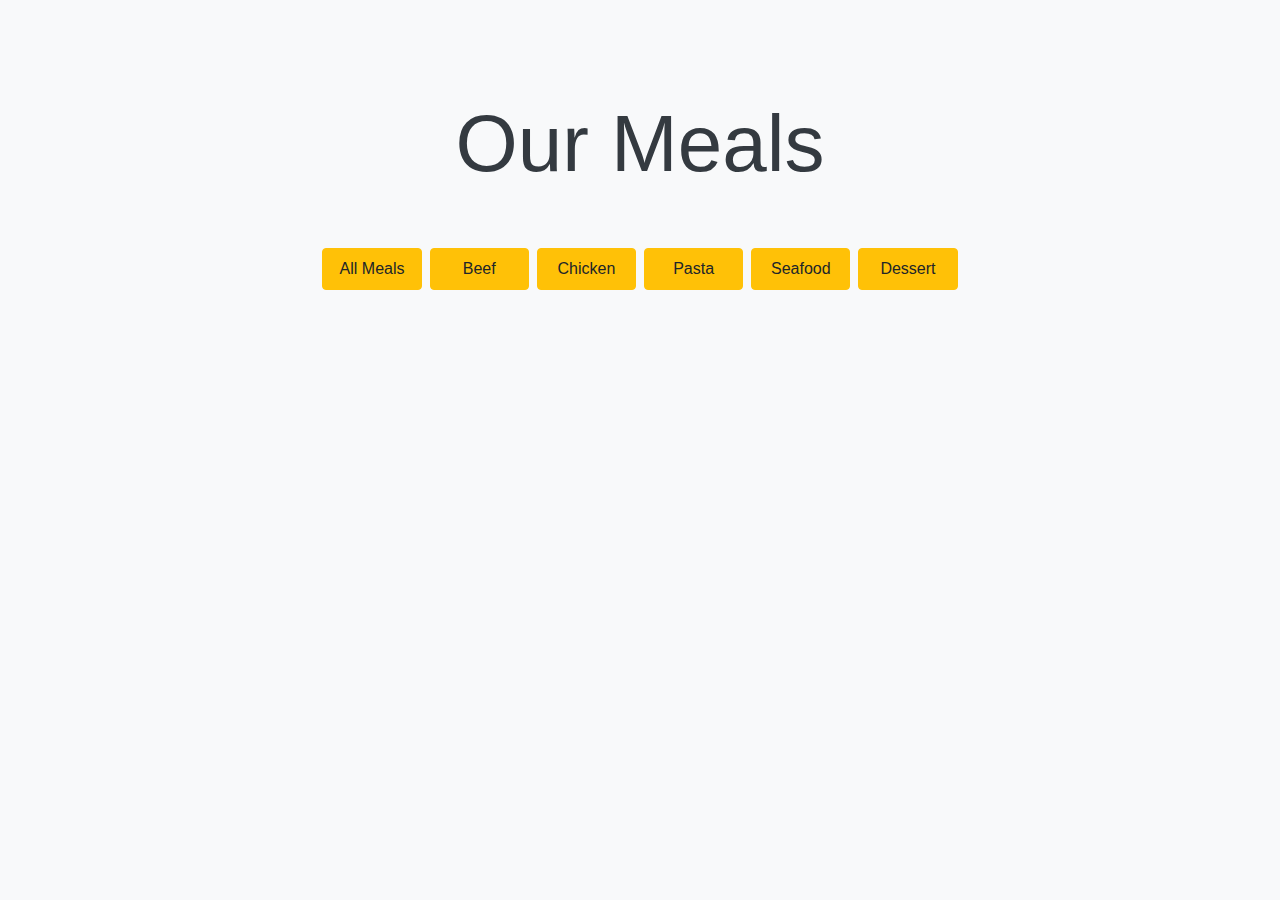
<file: Mahmoud.html>
<html>
  <head>
    <link rel="stylesheet" href="css/all.min.css" />
    <link rel="stylesheet" href="css/bootstrap.min.css" />
    <link rel="stylesheet" href="css/Mahmoud.css" />
  </head>

  <body>
    <section class="p-5 bg-light">
      <h1 class="text-dark text-center py-5 fa-5x">Our Meals</h1>
      <div class="btns_container row justify-content-center">
        <button class="btn btn-warning p-2 mx-1 all_btn">All Meals</button>
        <button class="btn btn-warning p-2 mx-1 cat_btn">Beef</button>
        <button class="btn btn-warning p-2 mx-1 cat_btn">Chicken</button>
        <button class="btn btn-warning p-2 mx-1 cat_btn">Pasta</button>
        <button class="btn btn-warning p-2 mx-1 cat_btn">Seafood</button>
        <button class="btn btn-warning p-2 mx-1 cat_btn">Dessert</button>
      </div>

      <div class="row col-md-11 m-auto" id="meals_row">
        <!--meals-->
      </div>
    </section>

    <script src="js/jquery-3.5.1.js"></script>
    <script src="js/popper.min.js"></script>
    <script src="js/bootstrap.min.js"></script>
    <script src="js/all.min.js"></script>
    <script src="js/Mahmoud.js"></script>
  </body>
</html>
</file>
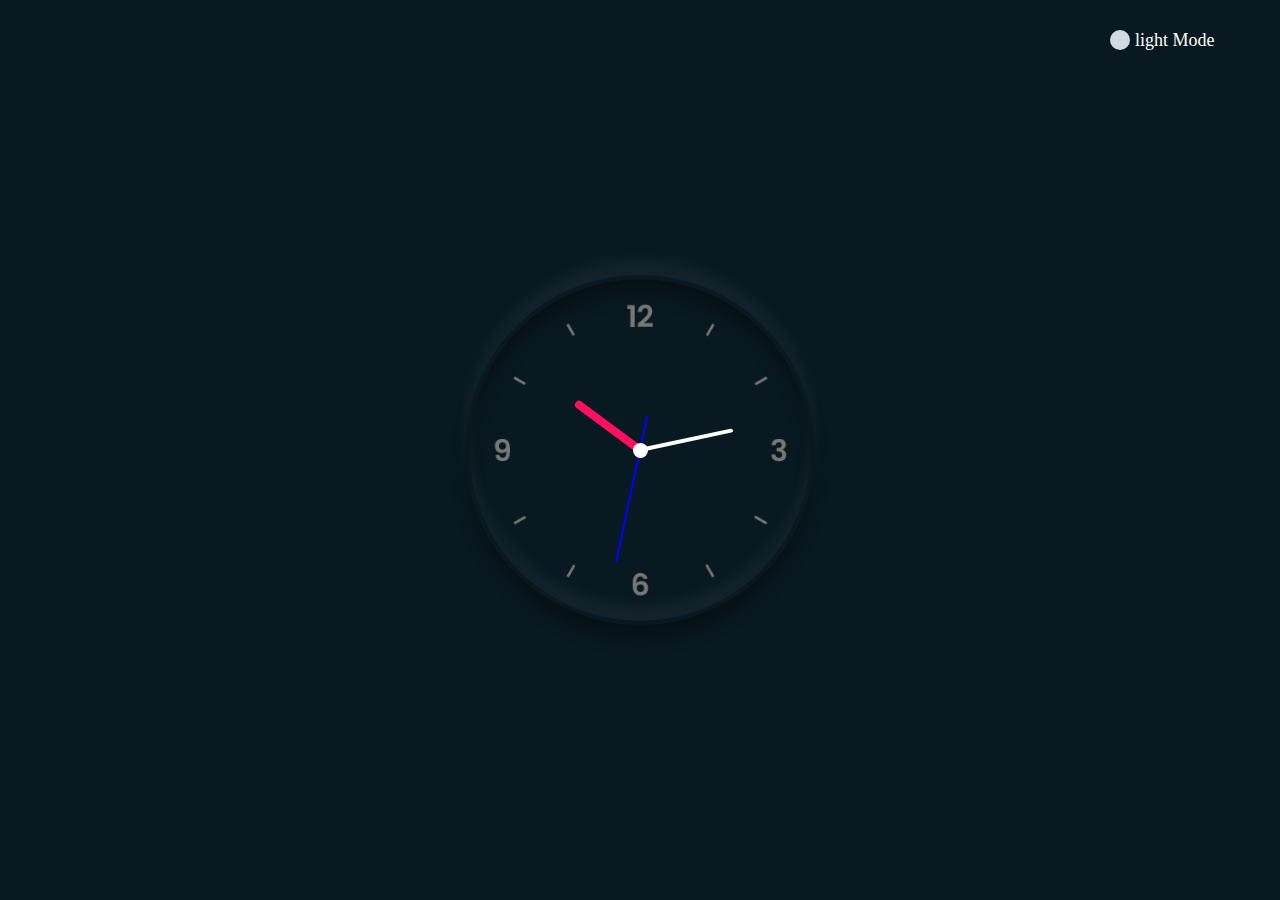
<file: mustafaApp.html>
<html>
    <head>
        <title>our project</title>
        <meta name="viewport" content="width=device-width, initial-scale=1, shrink-to-fit=no">
        <link href="https://fonts.googleapis.com/css2?family=Josefin+Sans:wght@500&display=swap" rel="stylesheet">
        <link rel="stylesheet" href="css/fontawesome.min.css">
        <link rel="stylesheet" href="css/bootstrap.min.css">
        <link id="mustafa" rel="stylesheet" href="css/mustafaApp.css">
    </head>
    <body>

      <section  class=" dark">

        <div class="clock">
                      
            <div class="hour">
              <div class="hr" id="hr"></div>
            </div>
                
            <div class="min">
              <div class="mn" id="mn"></div>
            </div>
                
            <div class="sec">
              <div class="sc" id="sc"></div>
            </div>

        </div>



        <div class="toggleClass"></div>

      </section>













 <script src="js/jquery-3.5.1.js"></script>
 <script src="js/popper.min.js"></script>
 <script src="js/bootstrap.min.js"></script>
 <script src="js/all.min.js"> </script>
 <script src="js/mustafaApp.js"> </script>
    </body>
</html>
</file>
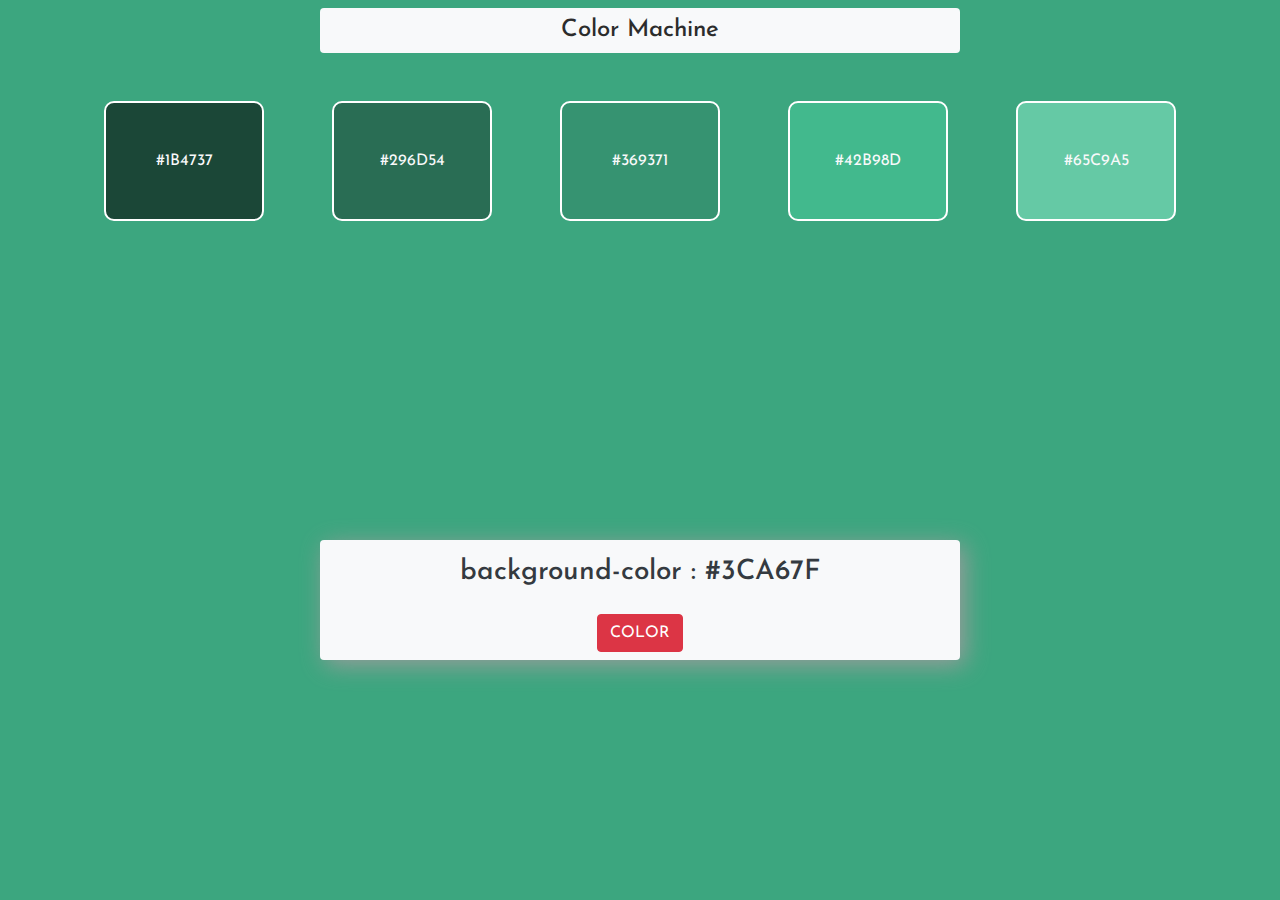
<file: rafeekApp.html>
<html>
  <head>
    <title>rafeek App</title>
    <meta name="viewport"content="width=device-width, initial-scale=1, shrink-to-fit=no"/>
    <link href="https://fonts.googleapis.com/css2?family=Josefin+Sans:wght@500&display=swap"rel="stylesheet"/>
    <link rel="stylesheet" href="css/fontawesome.min.css" />
    <link rel="stylesheet" href="css/bootstrap.min.css" />
    <link id="refo" rel="stylesheet" href="css/rafeekApp.css" />
  </head>
  <body>


    <div class="container bg-light text-center py-2 mt-2 rounded w-50 mx-auto">
      <h4 class="mb-0">Color Machine</h4>
    </div>
    <div class="container mt-5 text-light">
      <div class="row">
        <div class="col-md-2 col-6">
          <div style="background-color: #1B4737	;" id="firstcolor" class="onecolor"><span id="firsttext">#1B4737</span></div>
        </div>
        <div class="col-md-2 col-6">
          <div style="background-color: #296D54	;" id="seccolor" class="onecolor "><span id="sectext">#296D54</span></div>
        </div>
        <div class="col-md-2 col-6">
          <div style="background-color: #369371	;" id="thirdcolor" class="onecolor"><span id="thirdtext">#369371</span></div>
        </div>
        <div class="col-md-2 col-6">
          <div style="background-color: #42B98D	;" id="fourcolor" class="onecolor"><span id="fourtext">#42B98D</span></div>
        </div>
        <div class="col-md-2 col-6">
          <div style="background-color: #65C9A5	;" id="fivecolor" class="onecolor"><span id="fivetext">#65C9A5</span></div>
        </div>
      </div>
    </div>
    <div class="container">
      <div class="row text-center">
        <div class="col-md-6 col-10 textshow  text-dark bg-light w-50 mx-auto rounded">
          <h3  class="mb-0 py-3">background-color :<span id="coltext" > #3CA67F</span> </h3>
          <button id="colbtn" class="btn btn-danger MY-2" >COLOR</button>
        </div>
      </div>
    </div>

    



    <script src="js/jquery-3.5.1.js"></script>
    <script src="js/popper.min.js"></script>
    <script src="js/bootstrap.min.js"></script>
    <script src="js/all.min.js"></script>
    <script src="js/rafeekApp.js"></script>
  </body>
</html>
</file>
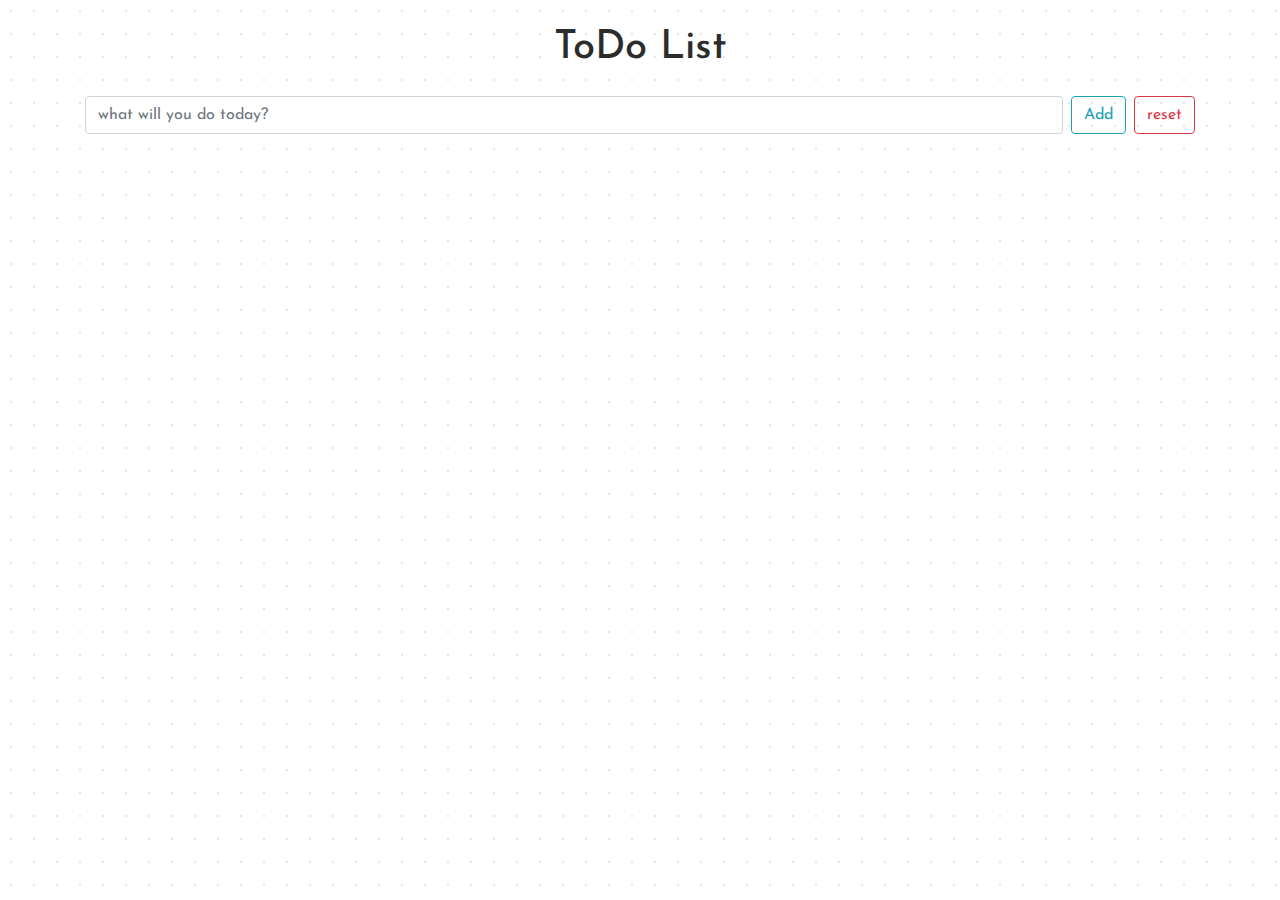
<file: samyApp.html>
<html>
  <head>
    <title>Samy App</title>
    <meta name="viewport" content="width=device-width, initial-scale=1, shrink-to-fit=no"/>
    <link href="https://fonts.googleapis.com/css2?family=Josefin+Sans:wght@500&display=swap" rel="stylesheet"/>
    <link rel="stylesheet" href="css/fontawesome.min.css" />
    <link rel="stylesheet" href="css/bootstrap.min.css" />
    <link rel="stylesheet" href="css/samyApp.css" />
  </head>
  <body>
    <h1 class=" text-center my-4">ToDo List</h1>

    <div class="container d-flex">
      <input type="text"  id="todoInput" class="form-control mr-2" placeholder="what will you do today?">
      <button class="btn btn-outline-info mr-2" id="addTodo">Add</button>
      <button class="btn btn-outline-danger" id="resetTodo">reset</button>
    </div>

    <div class="container">
      <ul class="list-group my-2" id="todoTasks">
      </ul>
    </div>

    <script src="js/jquery-3.5.1.js"></script>
    <script src="js/popper.min.js"></script>
    <script src="js/bootstrap.min.js"></script>
    <script src="js/all.min.js"></script>
    <script src="js/samyApp.js"></script>
  </body>
</html>
</file>
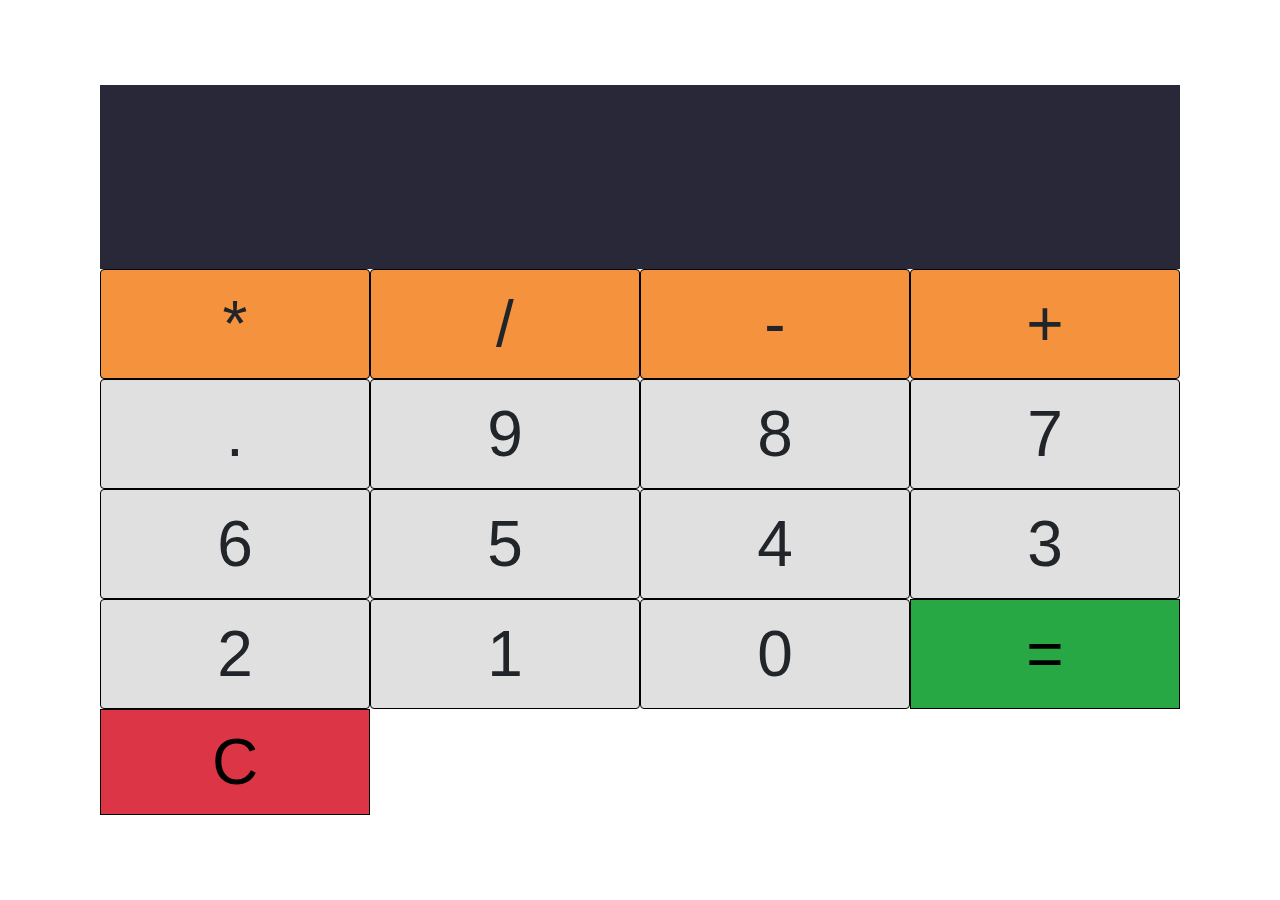
<file: shrouk.html>
<!DOCTYPE html>
<html lang="en">

<head>
    <meta charset="UTF-8">
    <meta name="viewport" content="width=device-width, initial-scale=1.0">
    <title>Calculator</title>
    <link href="https://fonts.googleapis.com/css2?family=Josefin+Sans:wght@500&display=swap" rel="stylesheet" />
    <link rel="stylesheet" href="css/fontawesome.min.css" />
    <link rel="stylesheet" href="css/bootstrap.min.css" />
    <link rel="stylesheet" href="css/shrouk.css" />
</head>

<body>
    <div class="container d-flex align-items-center justify-content-center min-vh-100">
        <div class="col-md-12">
            <section class="Calculator">
                <form>
                    <input type="text" class="screen w-100">
                </form>

                <div class="buttons">
                    <!---yellow--->
                    <button type="button" class="btn btn-yellow" data-num="*">*</button>
                    <button type="button" class="btn btn-yellow" data-num="/">/</button>
                    <button type="button" class="btn btn-yellow" data-num="-">-</button>
                    <button type="button" class="btn btn-yellow" data-num="+">+</button>
                    <!---grey buttons--->
                    <button type="button" class="btn btn-grey" data-num=".">.</button>
                    <button type="button" class="btn btn-grey" data-num="9">9</button>
                    <button type="button" class="btn btn-grey" data-num="8">8</button>
                    <button type="button" class="btn btn-grey" data-num="7">7</button>
                    <button type="button" class="btn btn-grey" data-num="6">6</button>
                    <button type="button" class="btn btn-grey" data-num="5">5</button>
                    <button type="button" class="btn btn-grey" data-num="4">4</button>
                    <button type="button" class="btn btn-grey" data-num="3">3</button>
                    <button type="button" class="btn btn-grey" data-num="2">2</button>
                    <button type="button" class="btn btn-grey" data-num="1">1</button>
                    <button type="button" class="btn btn-grey" data-num="0">0</button>

                    <button type="button" class="btn-equal bg-success" data-num="=">=</button>
                    <button type="button" class="btn-clear bg-danger" data-num="C">C</button>
                </div>
            </section>
        </div>
    </div>
















    <script src="js/jquery-3.5.1.js"></script>
    <script src="js/popper.min.js"></script>
    <script src="js/bootstrap.min.js"></script>
    <script src="js/all.min.js"></script>
    <script src="js/shrouk.js"></script>
</body>

</html>
</file>
<file: css/Mahmoud.css>
section {
  min-height: 100vh;
}

.meal_discreption {
  color: gray;
}
.one_meal {
  cursor: pointer;
  transition: 0.5s;
  color: rgb(87, 59, 23);
}

.one_meal:hover {
  color: rgb(202, 150, 83);
  overflow: hidden;
}
button {
  width: 6.2rem;
}
</file>
<file: css/mustafaApp.css>
.dark {
    width: 100%;
    min-height: 100vh;
    display: flex;
    justify-content: center;
    align-items: center;
    background-color: #091921;


}
.light {
    background-color: #d1dae3;
}

.clock {
    width: 350px;
    height: 350px;
    display: flex;
    justify-content: center;
    align-items: center;
    background: #091921 url(../img/clock.png);
    background-size: cover;
    border: 4px solid #091921;
    border-radius: 50%;
    box-shadow: 0 -15px 15px  rgba(255, 255, 255, 0.05),
                inset 0 -15px 15px  rgba(255, 255, 255, 0.05),   
                0 15px 15px  rgba(0, 0, 0, 0.3),   
                inset 0 15px 15px  rgba(0, 0, 0, 0.3);   
}
.light .clock {
    background: #d1dae3 url(../img/clock.png);
    background-size: cover;
    border: 4px solid #cad3dc;
    box-shadow: -8px  -8px 15px  rgba(255, 255, 255, 0.5),
                10px 10px 10px  rgba(0, 0, 0, 0.1),   
                inset -8px  -8px 15px  rgba(255, 255, 255, 0.5),   
                inset 10px 10px 10px  rgba(0, 0, 0, 0.1);  
}
.clock:before
{
    content: "";
    position: absolute;
    width: 15px;
    height: 15px;
    background: #fff;
    border-radius: 50%;
    z-index: 1000;

}

.light .clock:before{
background: #008ef0;

}




.clock .hour,
.clock .min,
.clock .sec{

    position: absolute;
}


.clock .hour, .hr {
    width: 160px;
    height: 160px;
}

.clock .min, .mn {
    width: 190px;
    height: 190px;
}
.clock .sec, .sc {
    width: 230px;
    height: 230px;
}

.hr, .mn, .sc {
    display: flex;
    justify-content: center;
    position: absolute;
    border-radius: 50%;

}
.hr:before {
    content: "";
    position: absolute;
    width: 8px;
    height: 80px;
    background: #ff105e;
    z-index: 10;
    border-radius: 6px 6px 0 0;
}

.mn:before {
    content: "";
    position: absolute;
    width: 4px;
    height: 90px;
    background: #fff;
    z-index: 11;
    border-radius: 6px 6px 0 0;
}



.light .mn:before {
    background: #091921;

}



.sc:before {
    content: "";
    position: absolute;
    width: 2px;
    height: 150px;
    background: blue;
    z-index: 12;
    border-radius: 6px 6px 0 0;
}

.toggleClass {
    position: absolute;
    top: 30px;
    right: 150px;
    width: 20px;
    height: 20px;
    font-size: 18px;
    border-radius: 50%;
    background-color: #d1dae3;
    font-family: consolas;
    cursor: pointer;
    display: flex;
    align-items: center;
}
.toggleClass:before{
color: white;
    position: absolute;
    left: 25px;
    content: "light Mode";
    white-space: nowrap;
}

.light .toggleClass {
    background-color: black;
}
.light .toggleClass:before{
    color: black;
        position: absolute;
        left: 25px;
        content: "Dark Mode";
        white-space: nowrap;
    }
</file>
<file: css/rafeekApp.css>
body {font-family: 'Josefin Sans', sans-serif;color: #2C2C2C;background-color: #3CA67F;}
.textshow{position: absolute;top: 60%;box-shadow: 5px 5px 25px #9c9c9c;}
.onecolor{width: 160px; height: 120px; background-color: aquamarine;border: 2px solid #ffffff;border-radius: 10px; display: flex;align-items: center;justify-content: center;}
.row{justify-content: space-around;}




@media only screen and (max-width: 600px) {
    .onecolor{margin-bottom: 10px;}

    .textshow{top: 70%;}
}
</file>
<file: css/samyApp.css>
body {font-family: 'Josefin Sans', sans-serif;color: #2C2C2C;background-image: url(../img/light_dot.jpg);}

.checked{
    text-decoration: line-through;
}

#todoTasks p {
    display: none;
}
</file>
<file: css/shrouk.css>
* {
    margin: 0;
    padding: 0;
    box-sizing: border-box;
}

.Calculator {
    flex: 0 0 98%;
}

.screen {
    font-size: 7rem;
    padding: 0.5rem;
    background: rgb(41, 40, 56);
    color: white;
    border: none;
}

.buttons {
    display: flex;
    flex-wrap: wrap;
    transition: all 0.5s linear;
}

button {
    flex: 0 0 25%;
    border: 1px solid black;
    padding: 0.25rem 0;
    transition: all 2s ease;
}

.btn-grey, .btn-yellow {
    border: 1px solid black;
}

button:hover {
    background: blue;
}

.btn-yellow {
    background: rgb(245, 146, 62);
}

.btn-grey {
    background: rgb(224, 224, 224);
}

.btn, .btn-equal, .btn-clear {
    font-size: 4rem;
}
</file>
